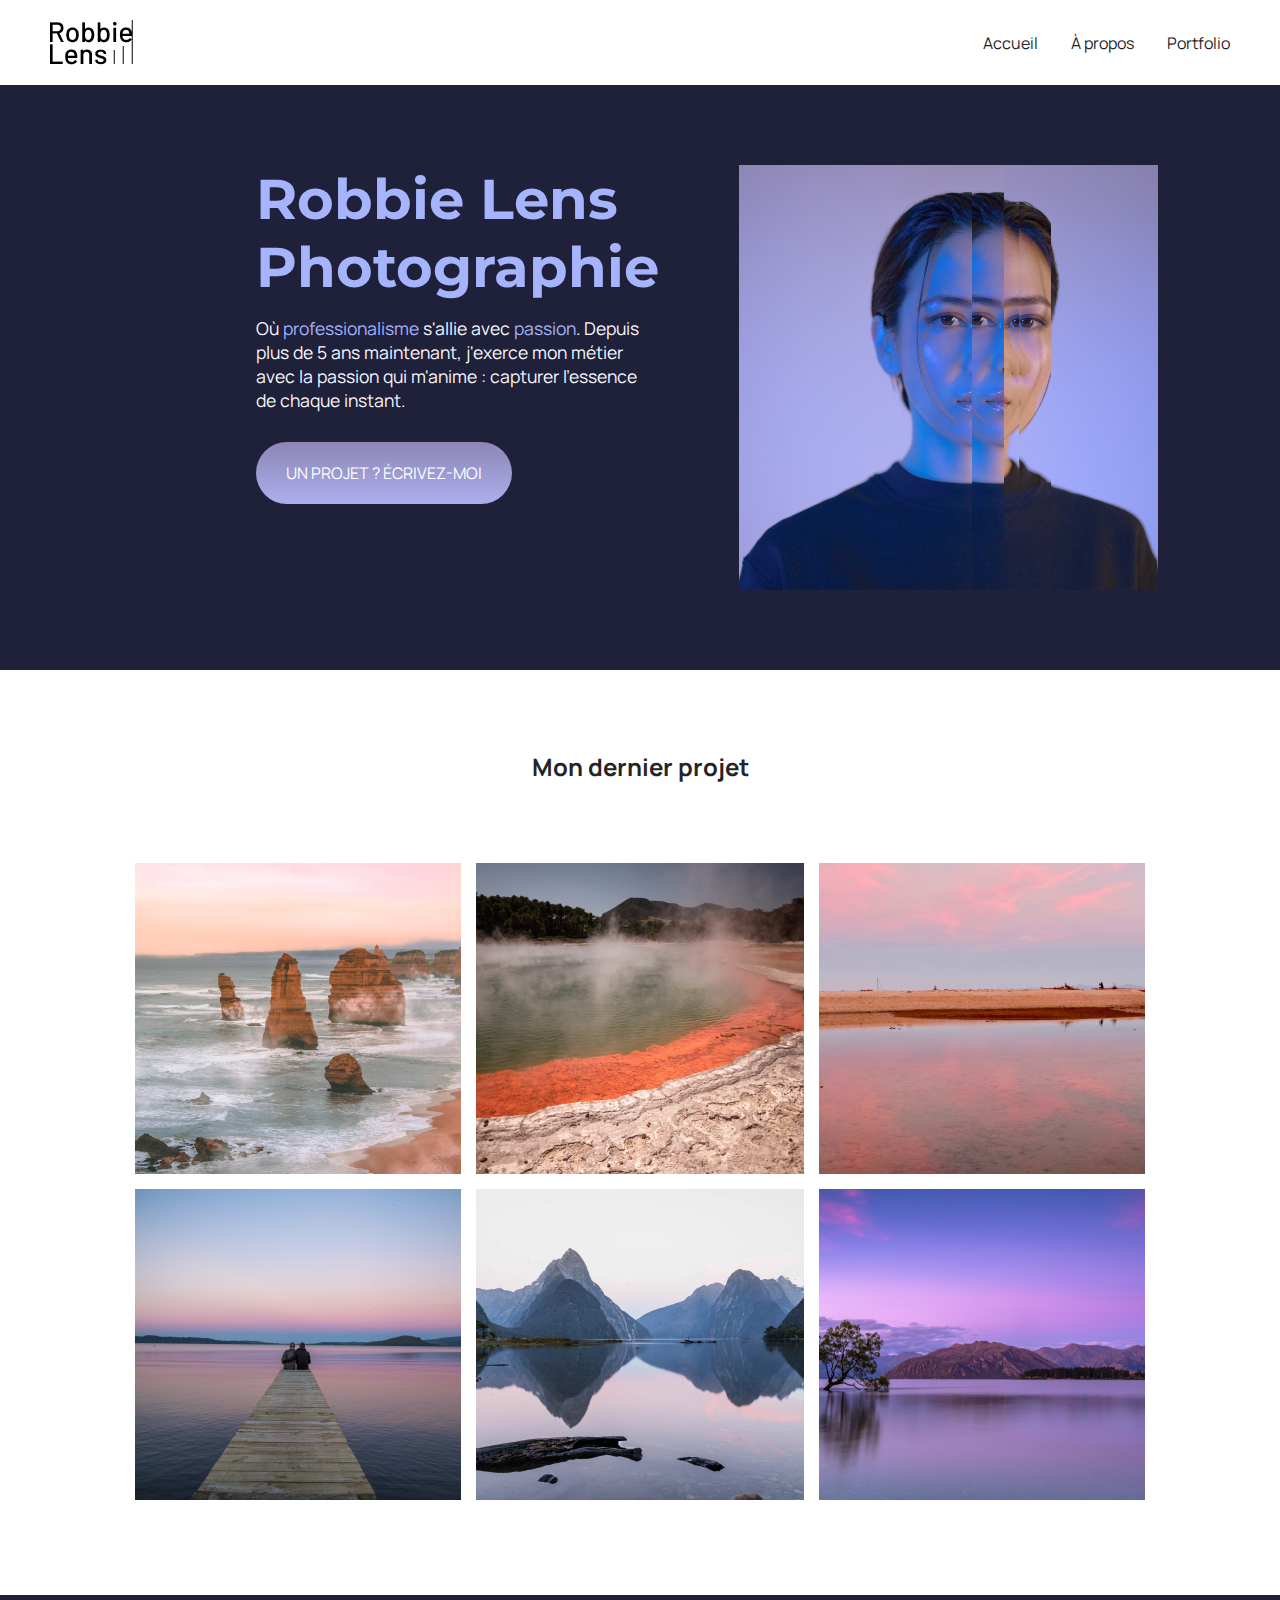
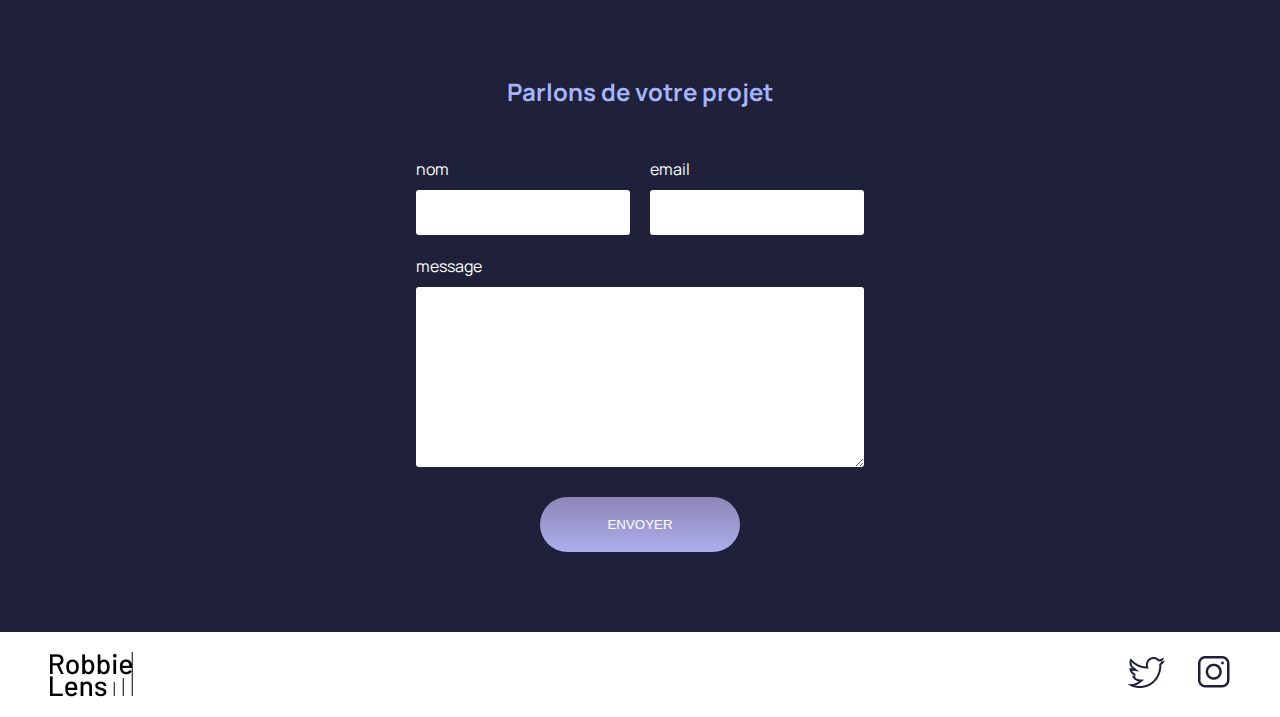
<file: index.html>
<!DOCTYPE html>
<html lang="fr">

<head>
    <meta charset="utf-8" >
    <title>Accueil - Robbie Lens Photographie</title>
    <link href="style/index.css" rel="stylesheet" >
    <link rel="stylesheet" href="style/style.css">
    <link rel="preconnect" href="https://fonts.googleapis.com">
    <link rel="preconnect" href="https://fonts.gstatic.com" crossorigin>
    <link href="https://fonts.googleapis.com/css2?family=Manrope&family=Montserrat&display=swap" rel="stylesheet">
</head>

<body>
    <header>
        <nav>
            <img src="images/logo.png" alt="Logo Robbie Lens" >
            <div>
                <a href="index.html">Accueil</a>
                <a href="a-propos.html">À propos</a>
                <a href="portfolio.html">Portfolio</a>
            </div>
        </nav>
    </header>
    <main>
        <section class="accueil-introduction">
            <div>
                <h1>Robbie Lens Photographie</h1>
                <p>
                    Où <em>professionalisme</em> s'allie avec <em>passion</em>. Depuis
                    plus de 5 ans maintenant, j'exerce mon métier avec la passion
                    qui m'anime : capturer l'essence de chaque instant.
                </p>
                <a href="portfolio.html" class="cta">UN PROJET ? ÉCRIVEZ-MOI</a>
            </div>
            <img src="images/robbie-lens.png" alt="Portrait avec effet de la photographe Robbie Lens" >
        </section>
        <section class="accueil-photos">
            <h2>Mon dernier projet</h2>
            <div>
                <img src="images/Acceuil/element-1.png" alt="Twelve apostles - Australie" >
                <img src="images/Acceuil/element-2.png" alt="Wai-O-Tapu - Nouvelle-Zélande" >
                <img src="images/Acceuil/element-3.png" alt="Parc National d'Abel Tasman - Nouvelle-Zélande" >
            </div>
            <div>
                <img src="images/Acceuil/element-4.png" alt="Lac Rotorua - Nouvelle-Zélande" >
                <img src="images/Acceuil/element-5.png" alt="Milford Sound - Nouvelle-Zélande" >
                <img src="images/Acceuil/element-6.png" alt="Lac Wanaka - Nouvelle-Zélande" >
            </div>
        </section>
        <section id="contact" class="section-contact">
             <h2>Parlons de votre projet</h2>
             <form action="#" method="get">
                <div class="form-nom-email">
                    <div class="form-column">
                        <label for="nom">nom</label>
                        <input type="text" id="nom" name="nom">
                    </div>
                    <div class="form-column">
                        <label for="email">email</label>
                        <input type="email" id="email" name="email">
                    </div>
                </div>
                <label for="message">message</label>
                <textarea name="message" id="message" rows="10"></textarea>
                <input type="submit" value="ENVOYER" class="cta" >
             </form>
        </section>
    </main>
    <footer>
        <img src="images/logo.png" alt="Logo Robbie Lens" >
        <div>
            <a target="_blank" href="https://twitter.com/" class="lien-icone">
                <img src="images/twitter.png" alt="Logo Twitter" >
            </a>
            <a target="_blank" href="https://www.instagram.com/" class="lien-icone">
                <img src="images/instagram.png" alt="Logo Instagram" >
            </a>
        </div>
    </footer>
</body>

</html>
</file>
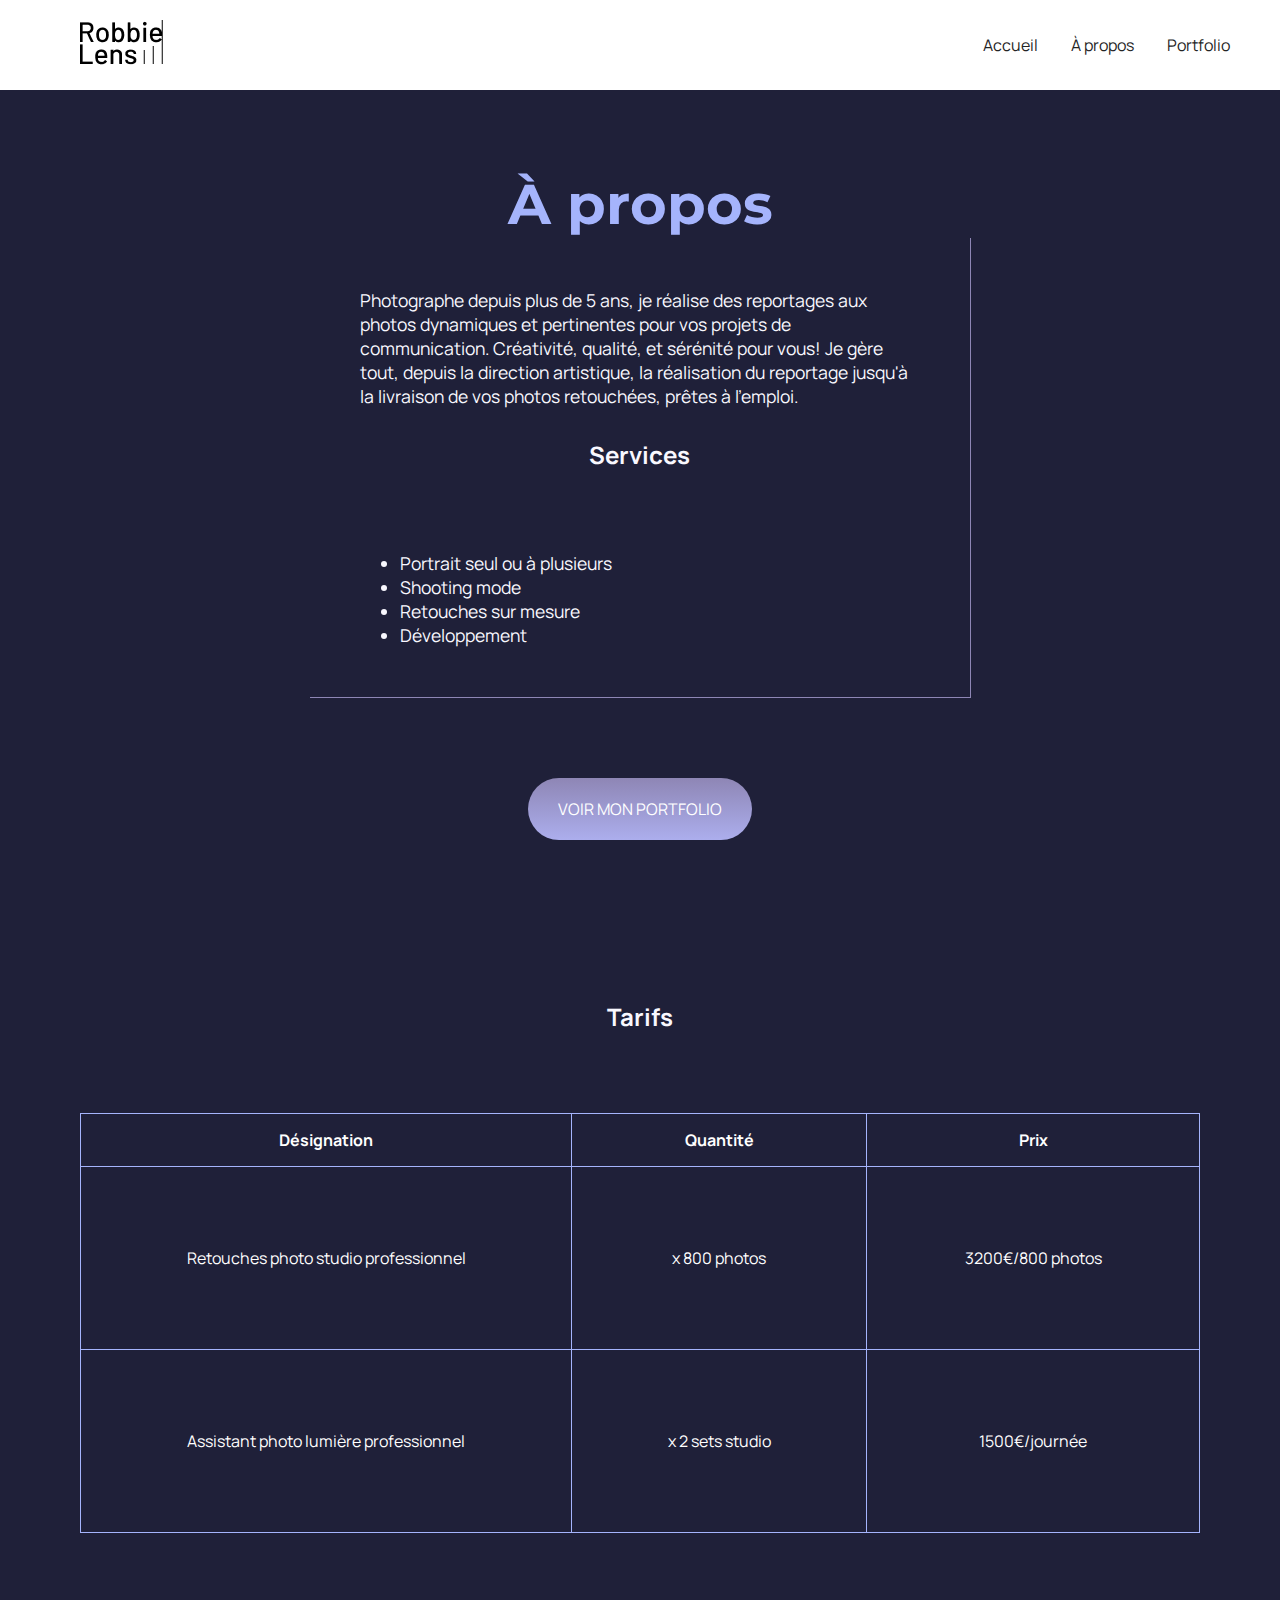
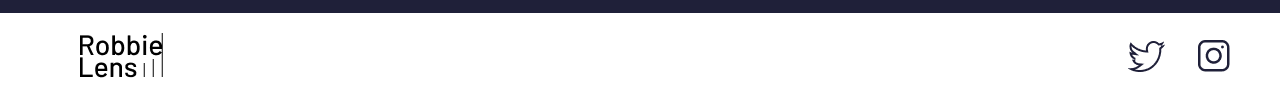
<file: a-propos.html>
<!DOCTYPE html>
<html lang="fr">

<head>
    <meta charset="utf-8" >
    <title>À propos - Robbie Lens Photographie</title>
    <link href="style/style.css" rel="stylesheet" >
    <link href="style/a-propos.css" rel="stylesheet" >
    <link rel="preconnect" href="https://fonts.googleapis.com">
    <link rel="preconnect" href="https://fonts.gstatic.com" crossorigin>
    <link href="https://fonts.googleapis.com/css2?family=Manrope&family=Montserrat&display=swap" rel="stylesheet">
</head>

<body>
    <header>
        <nav>
            <a href="index.html" class="lien-icone">
                <img src="images/logo.png" alt="Logo Robbie Lens" >
            </a>
            <div>
                <a href="index.html">Accueil</a>
                <a href="a-propos.html">À propos</a>
                <a href="portfolio.html">Portfolio</a>
            </div>
        </nav>
    </header>
    <main class="a-propos-main">
        <section>
            <h1>À propos</h1>
            <div class="carre-contenu">
                <p>
                    Photographe depuis plus de 5 ans, je réalise des reportages aux photos dynamiques et pertinentes
                    pour
                    vos
                    projets de communication. Créativité, qualité, et sérénité pour vous! Je gère tout, depuis la
                    direction
                    artistique, la réalisation du reportage jusqu'à la livraison de vos photos retouchées, prêtes à
                    l'emploi.
                </p>
                <h2>Services</h2>
                <ul>
                    <li>Portrait seul ou à plusieurs</li>
                    <li>Shooting mode</li>
                    <li>Retouches sur mesure</li>
                    <li>Développement</li>
                </ul>
            </div>
            <div>
                <a href="portfolio.html" class="cta">VOIR MON PORTFOLIO</a>
            </div>
        </section>
        <section>
            <h2>Tarifs</h2>
            <table>
                <thead>
                    <tr>
                        <th>Désignation</th>
                        <th>Quantité</th>
                        <th>Prix</th>
                    </tr>
                </thead>
                <tbody>
                    <tr>
                        <td>Retouches photo
                            studio professionnel</td>
                        <td>x 800 photos</td>
                        <td>3200€/800 photos</td>
                    </tr>
                    <tr>
                        <td>Assistant photo
                            lumière professionnel</td>
                        <td>x 2 sets studio</td>
                        <td>1500€/journée</td>
                    </tr>
                </tbody>
            </table>
            </h2>

        </section>
    </main>
    <footer>
        <a href="index.html" class="lien-icone">
            <img src="images/logo.png" alt="Logo Robbie Lens" >
        </a>
        <div>
            <a target="_blank" href="https://twitter.com/" class="lien-icone">
                <img src="images/twitter.png" alt="Logo Twitter" >
            </a>
            <a target="_blank" href="https://www.instagram.com/" class="lien-icone">
                <img src="images/instagram.png" alt="Logo Instagram" >
            </a>
        </div>
    </footer>
</body>

</html>
</file>
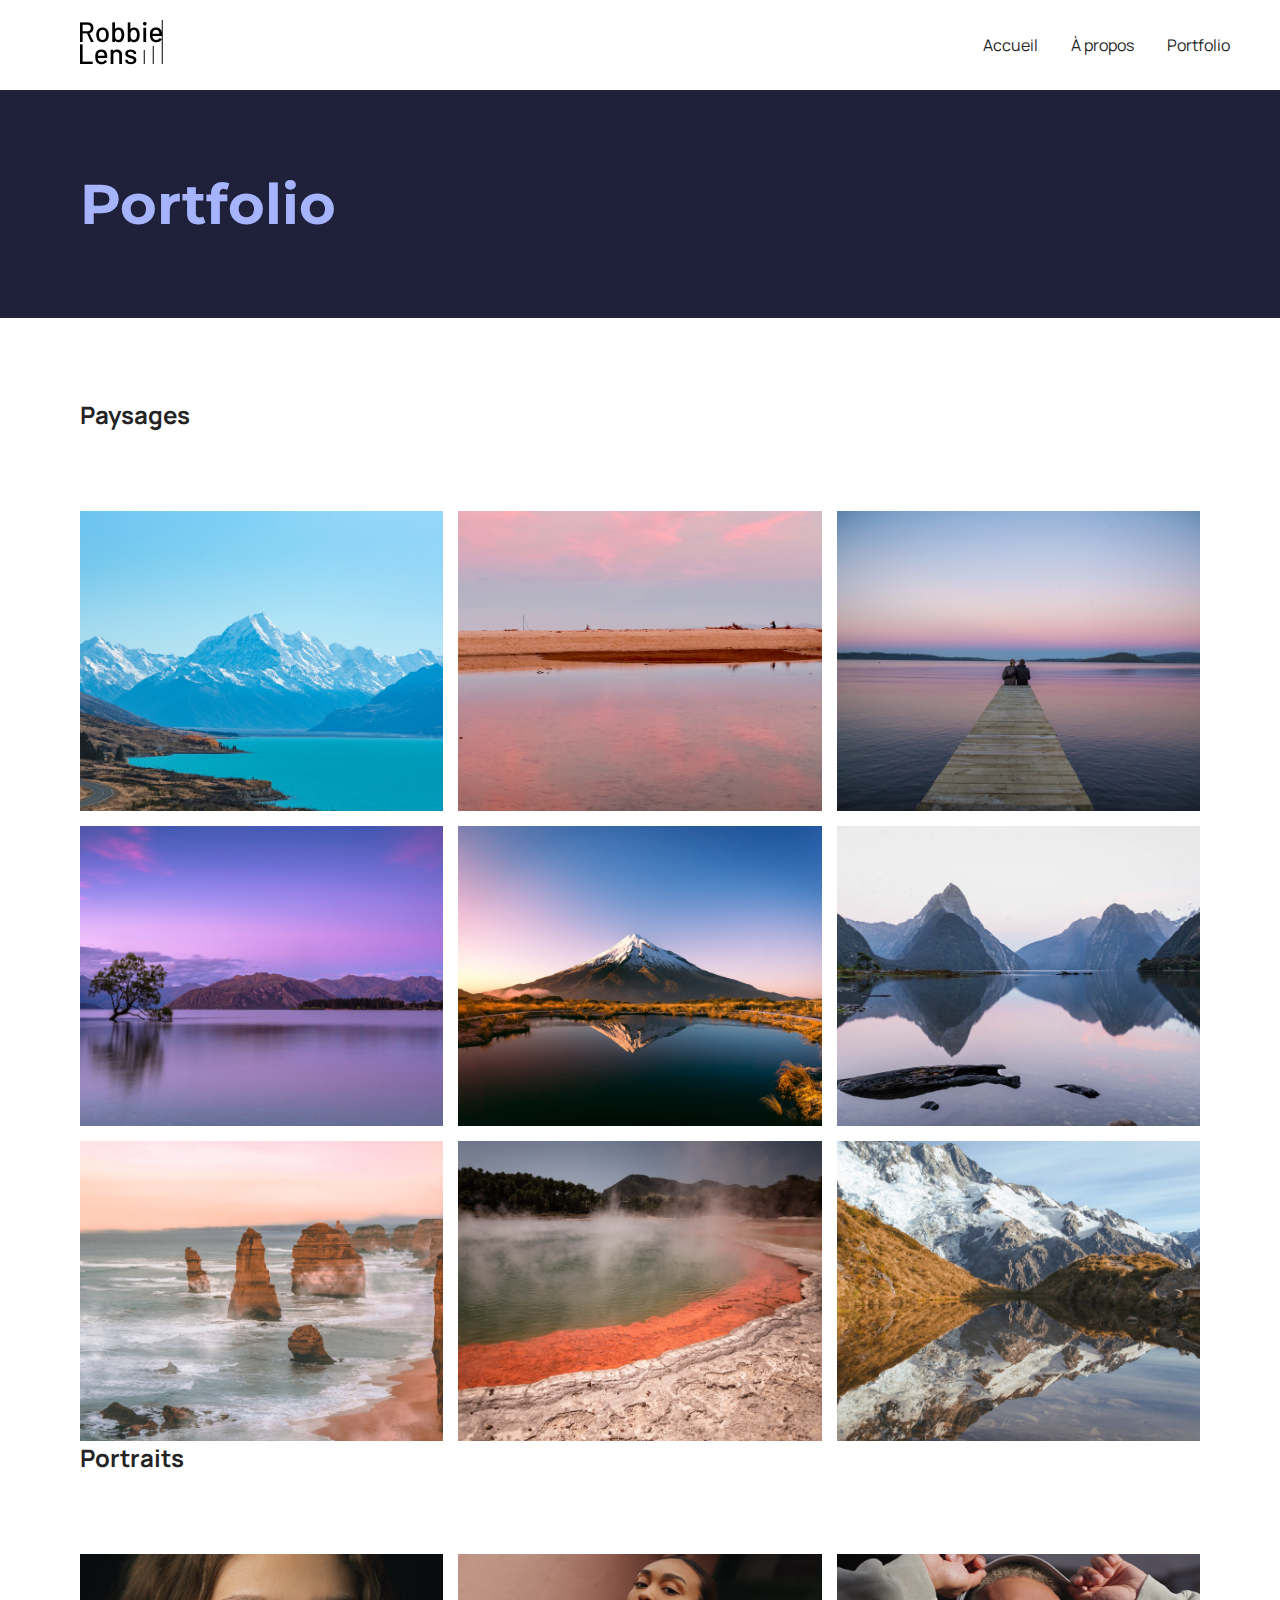
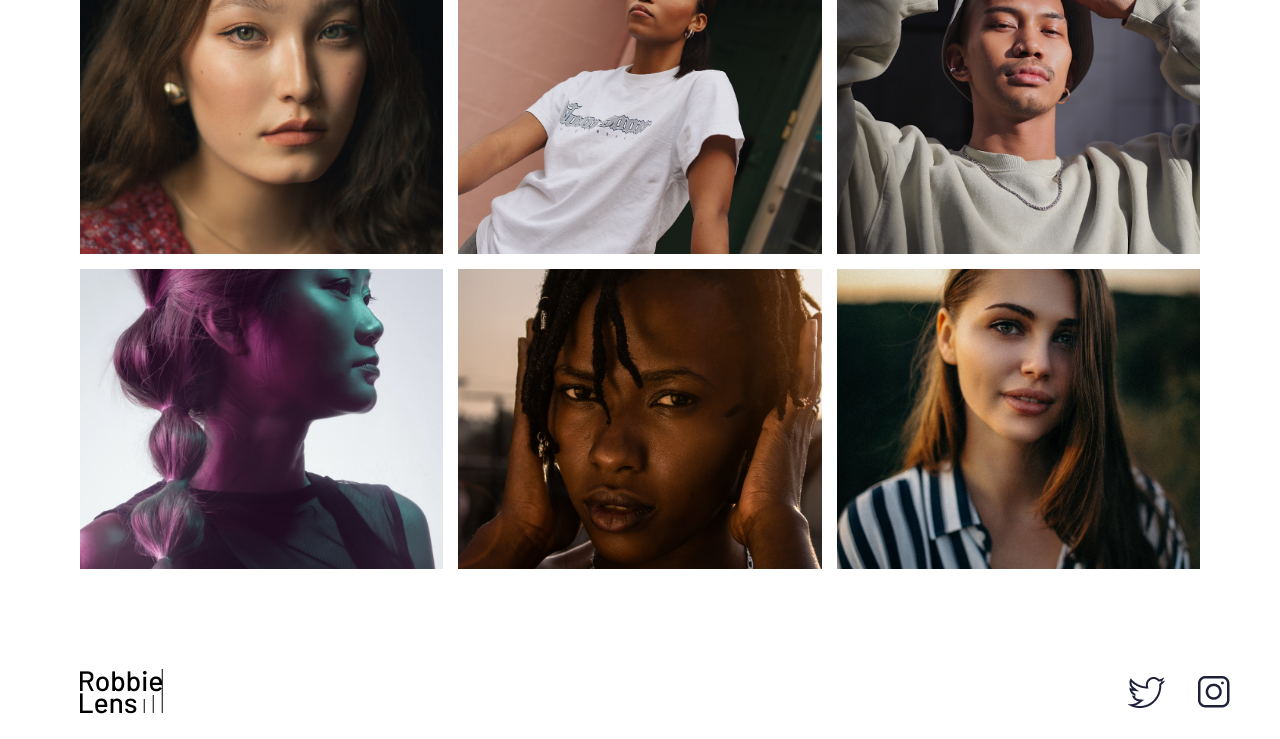
<file: portfolio.html>
<!DOCTYPE html>
<html lang="fr">

<head>
    <meta charset="utf-8" >
    <title>Portfolio - Robbie Lens Photographie</title>
    <link href="style/portfolio.css" rel="stylesheet" >
    <link rel="stylesheet" href="style/style.css">
    <link rel="preconnect" href="https://fonts.googleapis.com">
    <link rel="preconnect" href="https://fonts.gstatic.com" crossorigin>
    <link href="https://fonts.googleapis.com/css2?family=Manrope&family=Montserrat&display=swap" rel="stylesheet">
</head>

<body>
    <header>
        <nav>
            <a href="index.html" class="lien-icone">
                <img src="images/logo.png" alt="Logo Robbie Lens" >
            </a>
            <div>
                <a href="index.html">Accueil</a>
                <a href="a-propos.html">À propos</a>
                <a href="portfolio.html">Portfolio</a>
            </div>
        </nav>
    </header>
    <main>
        <section>
            <h1>Portfolio</h1>
        </section>
        <section class="portfolio-section-photos">
            <h2>Paysages</h2>
            <div class="grid-paysages">
                <a href="images/portfolio/paysage1.jpg" class="lien-conteneur-photo">
                    <img src="images/portfolio/paysage1.jpg" alt="Mont Aoraki - Nouvelle-Zélande" >
                    <div class="photo-hover">Voir la photo</div>
                </a>
                <a href="images/portfolio/paysage2.jpg" class="lien-conteneur-photo">
                    <img src="images/portfolio/paysage2.jpg" alt="Parc National d’Abel Tasman - Nouvelle-Zélande" >
                    <div class="photo-hover">Voir la photo</div>
                </a>
                <a href="images/portfolio/paysage3.jpg" class="lien-conteneur-photo">
                    <img src="images/portfolio/paysage3.jpg" alt="Lac Rotorua - Nouvelle-Zélande" >
                    <div class="photo-hover">Voir la photo</div>
                </a>
                <a href="images/portfolio/paysage4.jpg" class="lien-conteneur-photo">
                    <img src="images/portfolio/paysage4.jpg" alt="Lac Wanaka - Nouvelle-Zélande" >
                    <div class="photo-hover">Voir la photo</div>
                </a>
                <a href="images/portfolio/paysage5.jpg" class="lien-conteneur-photo">
                    <img src="images/portfolio/paysage5.jpg" alt="Mont Taranaki - Nouvelle-Zélande" >
                    <div class="photo-hover">Voir la photo</div>
                </a>
                <a href="images/portfolio/paysage6.jpg" class="lien-conteneur-photo">
                    <img src="images/portfolio/paysage6.jpg" alt="Milford Sound - Nouvelle-Zélande" >
                    <div class="photo-hover">Voir la photo</div>
                </a>
                <a href="images/portfolio/paysage7.jpg" class="lien-conteneur-photo">
                    <img src="images/portfolio/paysage7.jpg" alt="Twelve Apostle - Australie" >
                    <div class="photo-hover">Voir la photo</div>
                </a>
                <a href="images/portfolio/paysage8.jpg" class="lien-conteneur-photo">
                    <img src="images/portfolio/paysage8.jpg" alt="Wai-O-Tapu - Nouvelle-Zélande" >
                    <div class="photo-hover">Voir la photo</div>
                </a>
                <a href="images/portfolio/paysage9.jpg" class="lien-conteneur-photo">
                    <img src="images/portfolio/paysage9.jpg" alt="Mont Cook - Nouvelle Zélande" >
                    <div class="photo-hover">Voir la photo</div>
                </a>
            </div>
            <h2>Portraits</h2>
            <div class="grid-portraits">
                <a href="images/portfolio/portrait1.jpg" class="lien-conteneur-photo">
                    <img src="images/portfolio/portrait1.jpg" alt="Portrait jeune femme 1" >
                    <div class="photo-hover">Voir la photo</div>
                </a>
                <a href="images/portfolio/portrait2.jpg" class="lien-conteneur-photo">
                    <img src="images/portfolio/portrait2.jpg" alt="Portrait jeune femme 2" >
                    <div class="photo-hover">Voir la photo</div>
                </a>
                <a href="images/portfolio/portrait3.jpg" class="lien-conteneur-photo">
                    <img src="images/portfolio/portrait3.jpg" alt="Portrait jeune homme 3" >
                    <div class="photo-hover">Voir la photo</div>
                </a>
                <a href="images/portfolio/portrait4.jpg" class="lien-conteneur-photo">
                    <img src="images/portfolio/portrait4.jpg" alt="Portrait jeune femme 4" >
                    <div class="photo-hover">Voir la photo</div>
                </a>
                <a href="images/portfolio/portrait5.jpg" class="lien-conteneur-photo">
                    <img src="images/portfolio/portrait5.jpg" alt="Portrait jeune femme 5" >
                    <div class="photo-hover">Voir la photo</div>
                </a>
                <a href="images/portfolio/portrait6.jpg" class="lien-conteneur-photo">
                    <img src="images/portfolio/portrait6.jpg" alt="Portrait jeune femme 6" >
                    <div class="photo-hover">Voir la photo</div>
                </a>

            </div>
        </section>
    </main>
    <footer>
        <a href="index.html" class="lien-icone">
            <img src="images/logo.png" alt="Logo Robbie Lens" >
        </a>
        <div>
            <a target="_blank" href="https://twitter.com/" class="lien-icone">
                <img src="images/twitter.png" alt="Logo Twitter" >
            </a>
            <a target="_blank" href="https://www.instagram.com/" class="lien-icone">
                <img src="images/instagram.png" alt="Logo Instagram" >
            </a>
        </div>
    </footer>
</body>

</html>
</file>
<file: style/index.css>
.accueil-photos {
    background-color: white;
    padding: 80px;
  }
  
  .accueil-photos h2 {
    color: #242424;
    text-align: center;
    margin-bottom: 80px;
  }
  
  .accueil-photos div {
    display: flex;
    flex-direction: row;
    gap: 15px;
    justify-content: center;
    margin-bottom: 15px;
  }
  
  .accueil-introduction {
    display: flex;
    flex-direction: row;
    width: 60%;
    align-items: flex-start;
    margin: auto;
  }
  
  .accueil-introduction h1 {
    margin-bottom: 15px;
  }
  
  .accueil-introduction p {
    margin-bottom: 30px;
  }
  
  .accueil-introduction div {
    padding-right: 80px;
  }
  
  .section-contact h2 {
    color: #a5b4fc;
    text-align: center;
    margin-bottom: 50px;
  }
  
  form {
    display: flex;
    flex-direction: column;
    width: 40%;
    margin: auto;
    color: white;
  }
  
  .form-nom-email {
    display: flex;
    flex-direction: row;
    gap: 20px;
  }
  
  .form-column {
    flex: 1;
    display: flex;
    flex-direction: column;
    margin-bottom: 20px;
  }
  
  input,
  textarea {
    padding: 15px;
    border-radius: 3px;
    border: none;
  }
  
  label {
    margin-bottom: 10px;
  }
  
  input[type='submit'] {
    width: 200px;
    margin: auto;
    margin-top: 30px;
  }


  @media screen and (max-width: 996px) {
    .accueil-introduction {
      flex-direction: column;
      align-items: center;
      justify-content: center;
    }
  
    .accueil-introduction div {
      padding-right: 0;
      text-align: center;
      order: 2;
    }
  
    .accueil-introduction img {
      order: 1;
      margin-bottom: 20px;
      width: 100%;
    }
  
    .accueil-photos {
      padding: 20px;
    }
  
    .accueil-photos div {
      flex-direction: column;
    }
  
    .section-contact {
      padding: 50px 20px;
    }
  
    .form-nom-email {
      flex-direction: column;
      gap: 0;
    }
  }
</file>
<file: style/style.css>
* {
    margin: 0;
  }
  
  body {
    font-family: 'Manrope', sans-serif;
    font-size: 1em;
    background-color: #1f2039;
  }
  
  a {
    color: #242424;
    text-decoration: none;
  }
  
  em {
    color: #a5b4fc;
    font-style: normal;
  }
  
  h1 {
    font-size: 3.5em;
    color: #a5b4fc;
    font-family: 'Montserrat', sans-serif;
  }
  
  h2 {
    color: #f9f8ff;
  }
  
  p,
  li {
    font-size: 1.1em;
    color: #f9f8ff;
  }
  
  header,
  footer {
    background-color: white;
    padding: 20px 50px;
  }
  
  .cta {
    display: inline-block;
    background: linear-gradient(#8e86b5, #acaeed);
    color: white;
    border-radius: 50px;
    padding: 20px 30px;
  }
  
  a:hover {
    text-decoration: underline;
  }
  
  .cta:hover {
    background: linear-gradient(#696484, #8788ba);
    text-decoration: none;
  }
  
  .lien-icone {
    margin-left: 30px;
  }
  
  .lien-icone:hover {
    opacity: 0.5;
  }
  
  section {
    padding: 80px;
  }
  
  footer,
  nav {
    display: flex;
    flex-direction: row;
    align-items: center;
    justify-content: space-between;
  }
  
  nav a {
    margin-left: 30px;
  }



  @media screen and (max-width: 996px) {
    header nav {
      flex-direction: column;
      align-items: center;
      justify-content: center;
    }
  
    header nav img {
      margin-bottom: 20px;
    }
  
    header,
    footer {
      padding: 20px 20px;
    }
  
    h1 {
      font-size: 2em;
    }
  
    section {
      padding: 50px 20px 50px 20px;
    }
  
    nav a {
      margin-left: 10px;
      margin-right: 10px;
    }
  }
</file>
<file: style/a-propos.css>
.carre-contenu {
    border-right: 1px solid #8e86b5;
    border-bottom: 1px solid #8e86b5;
    padding: 50px;
    width: 50%;
    margin: auto;
    margin-bottom: 80px;
  }
  
  .carre-contenu h2 {
    margin-top: 30px;
  }
  
  .carre-contenu ul {
    margin-top: 30px;
  }
  
  .carre-contenu + div {
    text-align: center;
  }
  
  .a-propos-main {
    margin: auto;
  }

table {
    border-collapse: collapse;
    color: white;
    text-align: center;
    width: 100%;
}

td, th {
    padding: 15px;
    border: 1px solid #a5b4fc;
}

td {
    padding: 80px;
}

h2 {
    margin-bottom: 80px;
}

h1, h2 {
    text-align: center;
}


@media screen and (max-width: 996px) {
    .section-tarifs {
      display: none;
    }
  }
</file>
<file: style/portfolio.css>
.portfolio-section-photos {
    background-color: white;
  }
  
  .portfolio-section-photos h2 {
    color: #242424;
    margin-bottom: 80px;
  }
  
  .grid-paysages {
    display: grid;
    grid-template-columns: 1fr 1fr 1fr;
    grid-template-rows: 300px 300px 300px;
    gap: 15px;
  }
  
  .grid-portraits {
    display: grid;
    grid-template-columns: 1fr 1fr 1fr;
    grid-template-rows: 300px 300px;
    gap: 15px;
  }
  
  .grid-paysages img,
  .grid-portraits img {
    width: 100%;
    height: 100%;
    object-fit: cover;
  }
  
  .lien-conteneur-photo {
    position: relative;
  }
  
  .photo-hover {
    position: absolute;
    top: 0;
    left: 0;
    right: 0;
    bottom: 0;
    display: flex;
    align-items: center;
    justify-content: center;
    font-size: 1.5em;
    color: white;
    background-color: rgba(0, 0, 0, 0.7);
    display: none;
  }
  
  .lien-conteneur-photo:hover .photo-hover {
    display: flex;
  }


  @media screen and (max-width: 996px) {
    .grid-paysages {
      grid-template-columns: 1fr;
      gap: 15px;
    }
  
    .grid-portraits {
      grid-template-columns: 1fr;
      gap: 15px;
    }
  }
</file>
